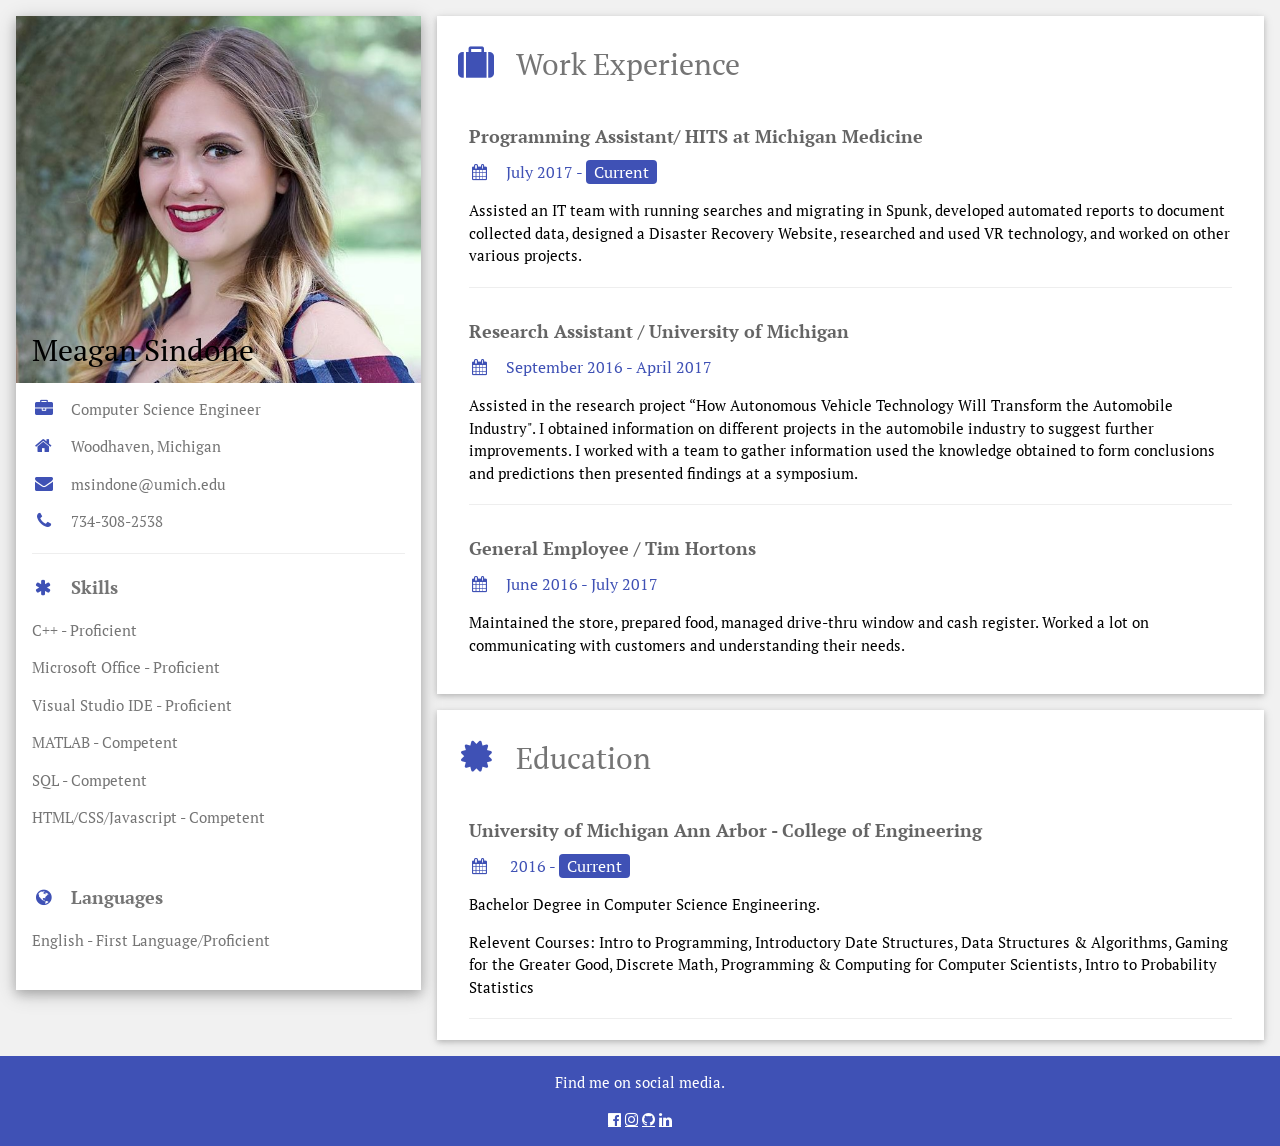
<file: onePage.html>
<!DOCTYPE html>
<html>
<title>W3.CSS Template</title>
<meta charset="UTF-8">
<meta name="viewport" content="width=device-width, initial-scale=1">
<link rel="stylesheet" href="https://www.w3schools.com/w3css/4/w3.css">
<link rel='stylesheet' href='https://fonts.googleapis.com/css?family=PT+Serif'>
<link rel="stylesheet" href="https://cdnjs.cloudflare.com/ajax/libs/font-awesome/4.7.0/css/font-awesome.min.css">
<style>
html,body,h1,h2,h3,h4,h5,h6 {font-family: "PT Serif", sans-serif}
</style>
<body class="w3-light-grey">

<!-- Page Container -->
<div class="w3-content w3-margin-top" style="max-width:1400px;">

  <!-- The Grid -->
  <div class="w3-row-padding">
  
    <!-- Left Column -->
    <div class="w3-third">
    
      <div class="w3-white w3-text-grey w3-card-4">
        <div class="w3-display-container">
          <img src="headshot3.jpg" style="width:100%" alt="Avatar">
          <div class="w3-display-bottomleft w3-container w3-text-black">
            <h2>Meagan Sindone</h2>
          </div>
        </div>
        <div class="w3-container">
          <p><i class="fa fa-briefcase fa-fw w3-margin-right w3-large w3-text-indigo"></i>Computer Science Engineer</p>
          <p><i class="fa fa-home fa-fw w3-margin-right w3-large w3-text-indigo"></i>Woodhaven, Michigan</p>
          <p><i class="fa fa-envelope fa-fw w3-margin-right w3-large w3-text-indigo"></i>msindone@umich.edu</p>
          <p><i class="fa fa-phone fa-fw w3-margin-right w3-large w3-text-indigo"></i>734-308-2538</p>
          <hr>

          <p class="w3-large"><b><i class="fa fa-asterisk fa-fw w3-margin-right w3-text-indigo"></i>Skills</b></p>
          <p>C++ - Proficient</p>
          <p>Microsoft Office - Proficient</p>
          <p>Visual Studio IDE - Proficient</p>
          <p>MATLAB - Competent</p>
          <p>SQL - Competent</p>
          <p>HTML/CSS/Javascript - Competent</p>
           
          
          <br>

          <p class="w3-large w3-text-theme"><b><i class="fa fa-globe fa-fw w3-margin-right w3-text-indigo"></i>Languages</b></p>
          <p>English - First Language/Proficient</p>
          
          <br>
        </div>
      </div><br>

    <!-- End Left Column -->
    </div>

    <!-- Right Column -->
    <div class="w3-twothird">
    
      <div class="w3-container w3-card w3-white w3-margin-bottom">
        <h2 class="w3-text-grey w3-padding-16"><i class="fa fa-suitcase fa-fw w3-margin-right w3-xxlarge w3-text-indigo"></i>Work Experience</h2>
        <div class="w3-container">
          <h5 class="w3-opacity"><b>Programming Assistant/ HITS at Michigan Medicine</b></h5>
          <h6 class="w3-text-indigo"><i class="fa fa-calendar fa-fw w3-margin-right"></i>July 2017 - <span class="w3-tag w3-indigo w3-round">Current</span></h6>
          <p>Assisted an IT team with running searches and migrating in Spunk, developed automated reports to document collected data, designed a Disaster Recovery Website, researched and used VR technology, and worked on other various projects.</p>
          <hr>
        </div>
        <div class="w3-container">
          <h5 class="w3-opacity"><b>Research Assistant / University of Michigan </b></h5>
          <h6 class="w3-text-indigo"><i class="fa fa-calendar fa-fw w3-margin-right"></i>September 2016 - April 2017</h6>
          <p>Assisted in the research project “How Autonomous Vehicle Technology Will Transform the Automobile Industry". I obtained information on different projects in the automobile industry to suggest further improvements. I worked with a team to gather information used the knowledge obtained to form conclusions and predictions then presented findings at a symposium.</p>
          <hr>
        </div>
        <div class="w3-container">
          <h5 class="w3-opacity"><b>General Employee / Tim Hortons</b></h5>
          <h6 class="w3-text-indigo"><i class="fa fa-calendar fa-fw w3-margin-right"></i>June 2016 - July 2017</h6>
          <p>Maintained the store, prepared food, managed drive-thru window and cash register. Worked a lot on communicating with customers and understanding their needs. </p><br>
        </div>
      </div>

      <div class="w3-container w3-card w3-white">
        <h2 class="w3-text-grey w3-padding-16"><i class="fa fa-certificate fa-fw w3-margin-right w3-xxlarge w3-text-indigo"></i>Education</h2>
        <div class="w3-container">
          <h5 class="w3-opacity"><b>University of Michigan Ann Arbor - College of Engineering</b></h5>
          <h6 class="w3-text-indigo"><i class="fa fa-calendar fa-fw w3-margin-right"></i> 2016 - <span class="w3-tag w3-indigo w3-round">Current</span></h6>
          <p>Bachelor Degree in Computer Science Engineering.</p>
          <p>Relevent Courses: Intro to Programming, Introductory Date Structures, Data Structures & Algorithms, Gaming for the Greater Good, Discrete Math, Programming & Computing for Computer Scientists, Intro to Probability Statistics</p>
          <hr>
        </div>
      </div>

    <!-- End Right Column -->
    </div>
    
  <!-- End Grid -->
  </div>
  
  <!-- End Page Container -->
</div>

<footer class="w3-container w3-indigo w3-center w3-margin-top">
  <p>Find me on social media.</p>
  <a class="fa fa-facebook-official w3-hover-opacity" href='https://www.facebook.com/M.sindone'></a>
  <a class="fa fa-instagram w3-hover-opacity" href='https://www.instagram.com/meagnichole_28/'></a>
  <a class="fa fa-github w3-hover-opacity" href='https://github.com/msindone'></a>
  <a class="fa fa-linkedin w3-hover-opacity" href='https://www.linkedin.com/in/meagan-sindone-a57313138/'></a>
  <p></p>
</footer>

</body>
</html>
</file>
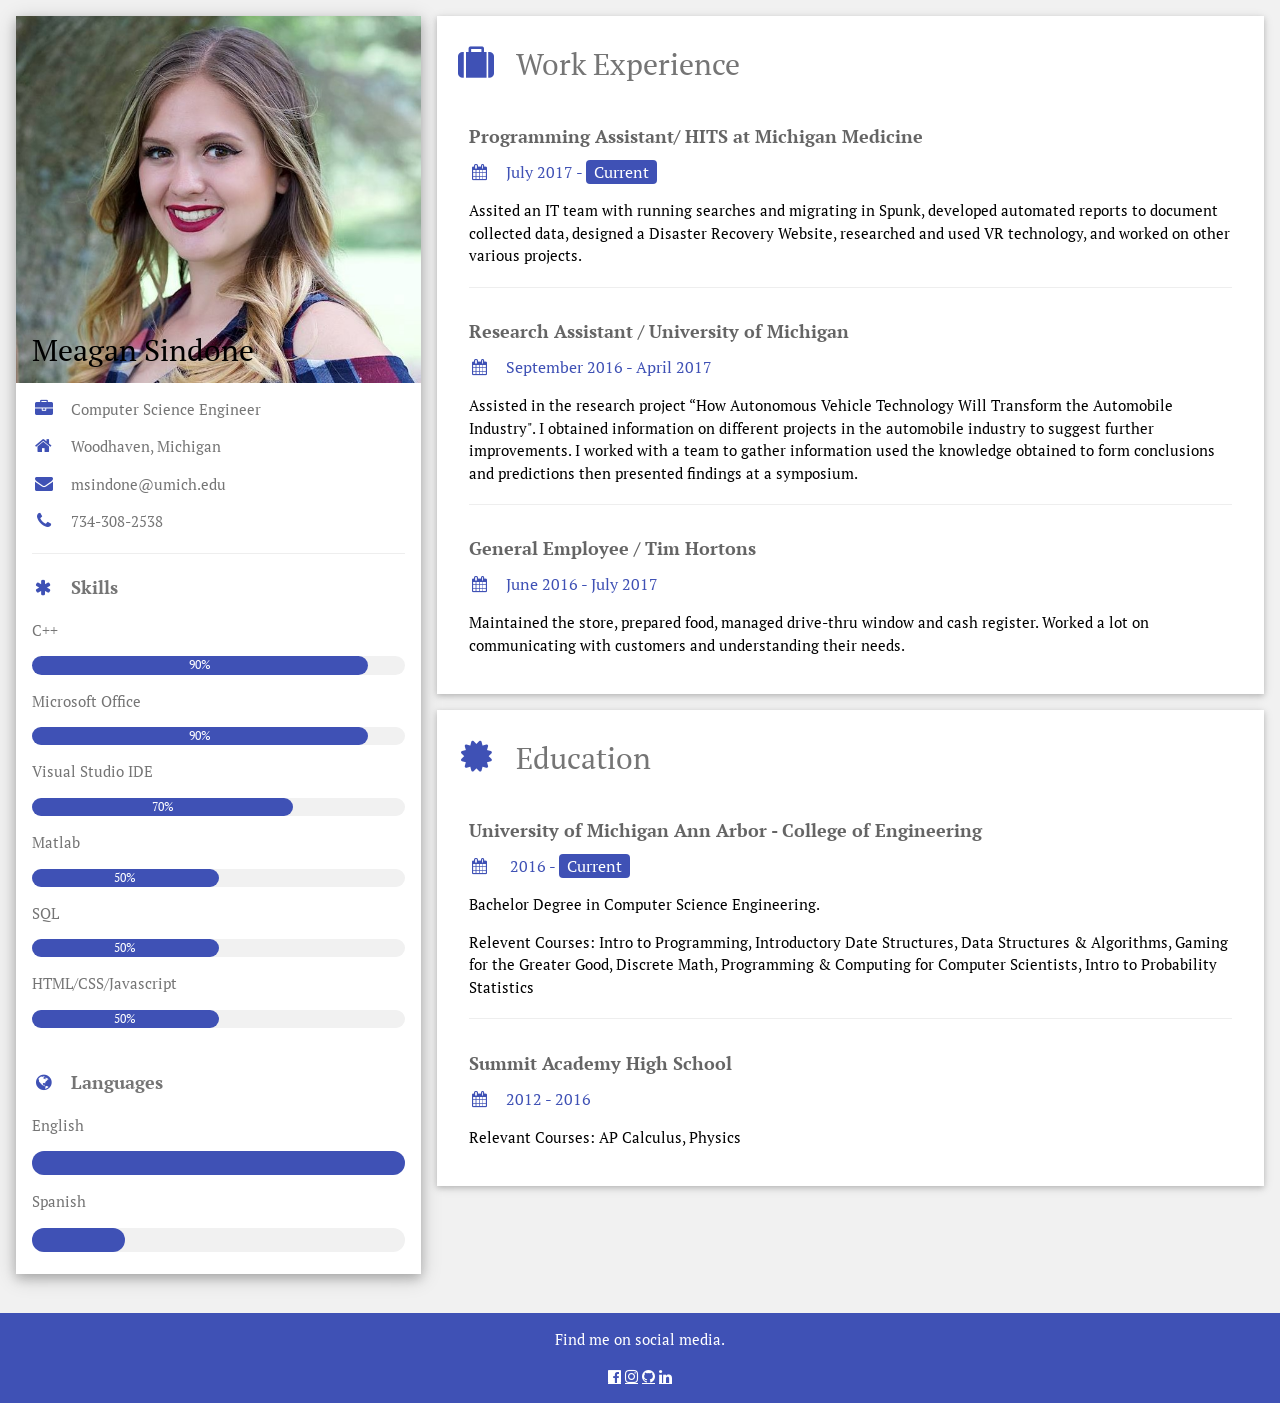
<file: port.html>
<!DOCTYPE html>
<html>
<title>W3.CSS Template</title>
<meta charset="UTF-8">
<meta name="viewport" content="width=device-width, initial-scale=1">
<link rel="stylesheet" href="https://www.w3schools.com/w3css/4/w3.css">
<link rel='stylesheet' href='https://fonts.googleapis.com/css?family=PT+Serif'>
<link rel="stylesheet" href="https://cdnjs.cloudflare.com/ajax/libs/font-awesome/4.7.0/css/font-awesome.min.css">
<style>
html,body,h1,h2,h3,h4,h5,h6 {font-family: "PT Serif", sans-serif}
</style>
<body class="w3-light-grey">

<!-- Page Container -->
<div class="w3-content w3-margin-top" style="max-width:1400px;">

  <!-- The Grid -->
  <div class="w3-row-padding">
  
    <!-- Left Column -->
    <div class="w3-third">
    
      <div class="w3-white w3-text-grey w3-card-4">
        <div class="w3-display-container">
          <img src="headshot3.jpg" style="width:100%" alt="Avatar">
          <div class="w3-display-bottomleft w3-container w3-text-black">
            <h2>Meagan Sindone</h2>
          </div>
        </div>
        <div class="w3-container">
          <p><i class="fa fa-briefcase fa-fw w3-margin-right w3-large w3-text-indigo"></i>Computer Science Engineer</p>
          <p><i class="fa fa-home fa-fw w3-margin-right w3-large w3-text-indigo"></i>Woodhaven, Michigan</p>
          <p><i class="fa fa-envelope fa-fw w3-margin-right w3-large w3-text-indigo"></i>msindone@umich.edu</p>
          <p><i class="fa fa-phone fa-fw w3-margin-right w3-large w3-text-indigo"></i>734-308-2538</p>
          <hr>

          <p class="w3-large"><b><i class="fa fa-asterisk fa-fw w3-margin-right w3-text-indigo"></i>Skills</b></p>
          <p>C++</p>
          <div class="w3-light-grey w3-round-xlarge w3-small">
            <div class="w3-container w3-center w3-round-xlarge w3-indigo" style="width:90%">90%</div>
          </div>
          <p>Microsoft Office</p>
          <div class="w3-light-grey w3-round-xlarge w3-small">
            <div class="w3-container w3-center w3-round-xlarge w3-indigo" style="width:90%">90%</div>
          </div>
          <p>Visual Studio IDE</p>
          <div class="w3-light-grey w3-round-xlarge w3-small">
            <div class="w3-container w3-center w3-round-xlarge w3-indigo" style="width:70%">70%</div>
          </div>
          <p>Matlab</p>
          <div class="w3-light-grey w3-round-xlarge w3-small">
            <div class="w3-container w3-center w3-round-xlarge w3-indigo" style="width:50%">
              <div class="w3-center w3-text-white">50%</div>
            </div>
          </div>
          <p>SQL</p>
          <div class="w3-light-grey w3-round-xlarge w3-small">
            <div class="w3-container w3-center w3-round-xlarge w3-indigo" style="width:50%">50%</div>
          </div>
          <p>HTML/CSS/Javascript</p>
          <div class="w3-light-grey w3-round-xlarge w3-small">
            <div class="w3-container w3-center w3-round-xlarge w3-indigo" style="width:50%">50%</div>
          </div>
          
          <br>

          <p class="w3-large w3-text-theme"><b><i class="fa fa-globe fa-fw w3-margin-right w3-text-indigo"></i>Languages</b></p>
          <p>English</p>
          <div class="w3-light-grey w3-round-xlarge">
            <div class="w3-round-xlarge w3-indigo" style="height:24px;width:100%"></div>
          </div>
          <p>Spanish</p>
          <div class="w3-light-grey w3-round-xlarge">
            <div class="w3-round-xlarge w3-indigo" style="height:24px;width:25%"></div>
          </div>
          <br>
        </div>
      </div><br>

    <!-- End Left Column -->
    </div>

    <!-- Right Column -->
    <div class="w3-twothird">
    
      <div class="w3-container w3-card w3-white w3-margin-bottom">
        <h2 class="w3-text-grey w3-padding-16"><i class="fa fa-suitcase fa-fw w3-margin-right w3-xxlarge w3-text-indigo"></i>Work Experience</h2>
        <div class="w3-container">
          <h5 class="w3-opacity"><b>Programming Assistant/ HITS at Michigan Medicine</b></h5>
          <h6 class="w3-text-indigo"><i class="fa fa-calendar fa-fw w3-margin-right"></i>July 2017 - <span class="w3-tag w3-indigo w3-round">Current</span></h6>
          <p>Assited an IT team with running searches and migrating in Spunk, developed automated reports to document collected data, designed a Disaster Recovery Website, researched and used VR technology, and worked on other various projects.</p>
          <hr>
        </div>
        <div class="w3-container">
          <h5 class="w3-opacity"><b>Research Assistant / University of Michigan </b></h5>
          <h6 class="w3-text-indigo"><i class="fa fa-calendar fa-fw w3-margin-right"></i>September 2016 - April 2017</h6>
          <p>Assisted in the research project “How Autonomous Vehicle Technology Will Transform the Automobile Industry". I obtained information on different projects in the automobile industry to suggest further improvements. I worked with a team to gather information used the knowledge obtained to form conclusions and predictions then presented findings at a symposium.</p>
          <hr>
        </div>
        <div class="w3-container">
          <h5 class="w3-opacity"><b>General Employee / Tim Hortons</b></h5>
          <h6 class="w3-text-indigo"><i class="fa fa-calendar fa-fw w3-margin-right"></i>June 2016 - July 2017</h6>
          <p>Maintained the store, prepared food, managed drive-thru window and cash register. Worked a lot on communicating with customers and understanding their needs. </p><br>
        </div>
      </div>

      <div class="w3-container w3-card w3-white">
        <h2 class="w3-text-grey w3-padding-16"><i class="fa fa-certificate fa-fw w3-margin-right w3-xxlarge w3-text-indigo"></i>Education</h2>
        <div class="w3-container">
          <h5 class="w3-opacity"><b>University of Michigan Ann Arbor - College of Engineering</b></h5>
          <h6 class="w3-text-indigo"><i class="fa fa-calendar fa-fw w3-margin-right"></i> 2016 - <span class="w3-tag w3-indigo w3-round">Current</span></h6>
          <p>Bachelor Degree in Computer Science Engineering.</p>
          <p>Relevent Courses: Intro to Programming, Introductory Date Structures, Data Structures & Algorithms, Gaming for the Greater Good, Discrete Math, Programming & Computing for Computer Scientists, Intro to Probability Statistics</p>
          <hr>
        </div>
        <div class="w3-container">
          <h5 class="w3-opacity"><b>Summit Academy High School</b></h5>
          <h6 class="w3-text-indigo"><i class="fa fa-calendar fa-fw w3-margin-right"></i>2012 - 2016</h6>
          <p>Relevant Courses: AP Calculus, Physics</p><br>
        </div>
      </div>

    <!-- End Right Column -->
    </div>
    
  <!-- End Grid -->
  </div>
  
  <!-- End Page Container -->
</div>

<footer class="w3-container w3-indigo w3-center w3-margin-top">
  <p>Find me on social media.</p>
  <a class="fa fa-facebook-official w3-hover-opacity" href='https://www.facebook.com/M.sindone'></a>
  <a class="fa fa-instagram w3-hover-opacity" href='https://www.instagram.com/meagnichole_28/'></a>
  <a class="fa fa-github w3-hover-opacity" href='https://github.com/msindone'></a>
  <a class="fa fa-linkedin w3-hover-opacity" href='https://www.linkedin.com/in/meagan-sindone-a57313138/'></a>
  <p></p>
</footer>

</body>
</html>
</file>
